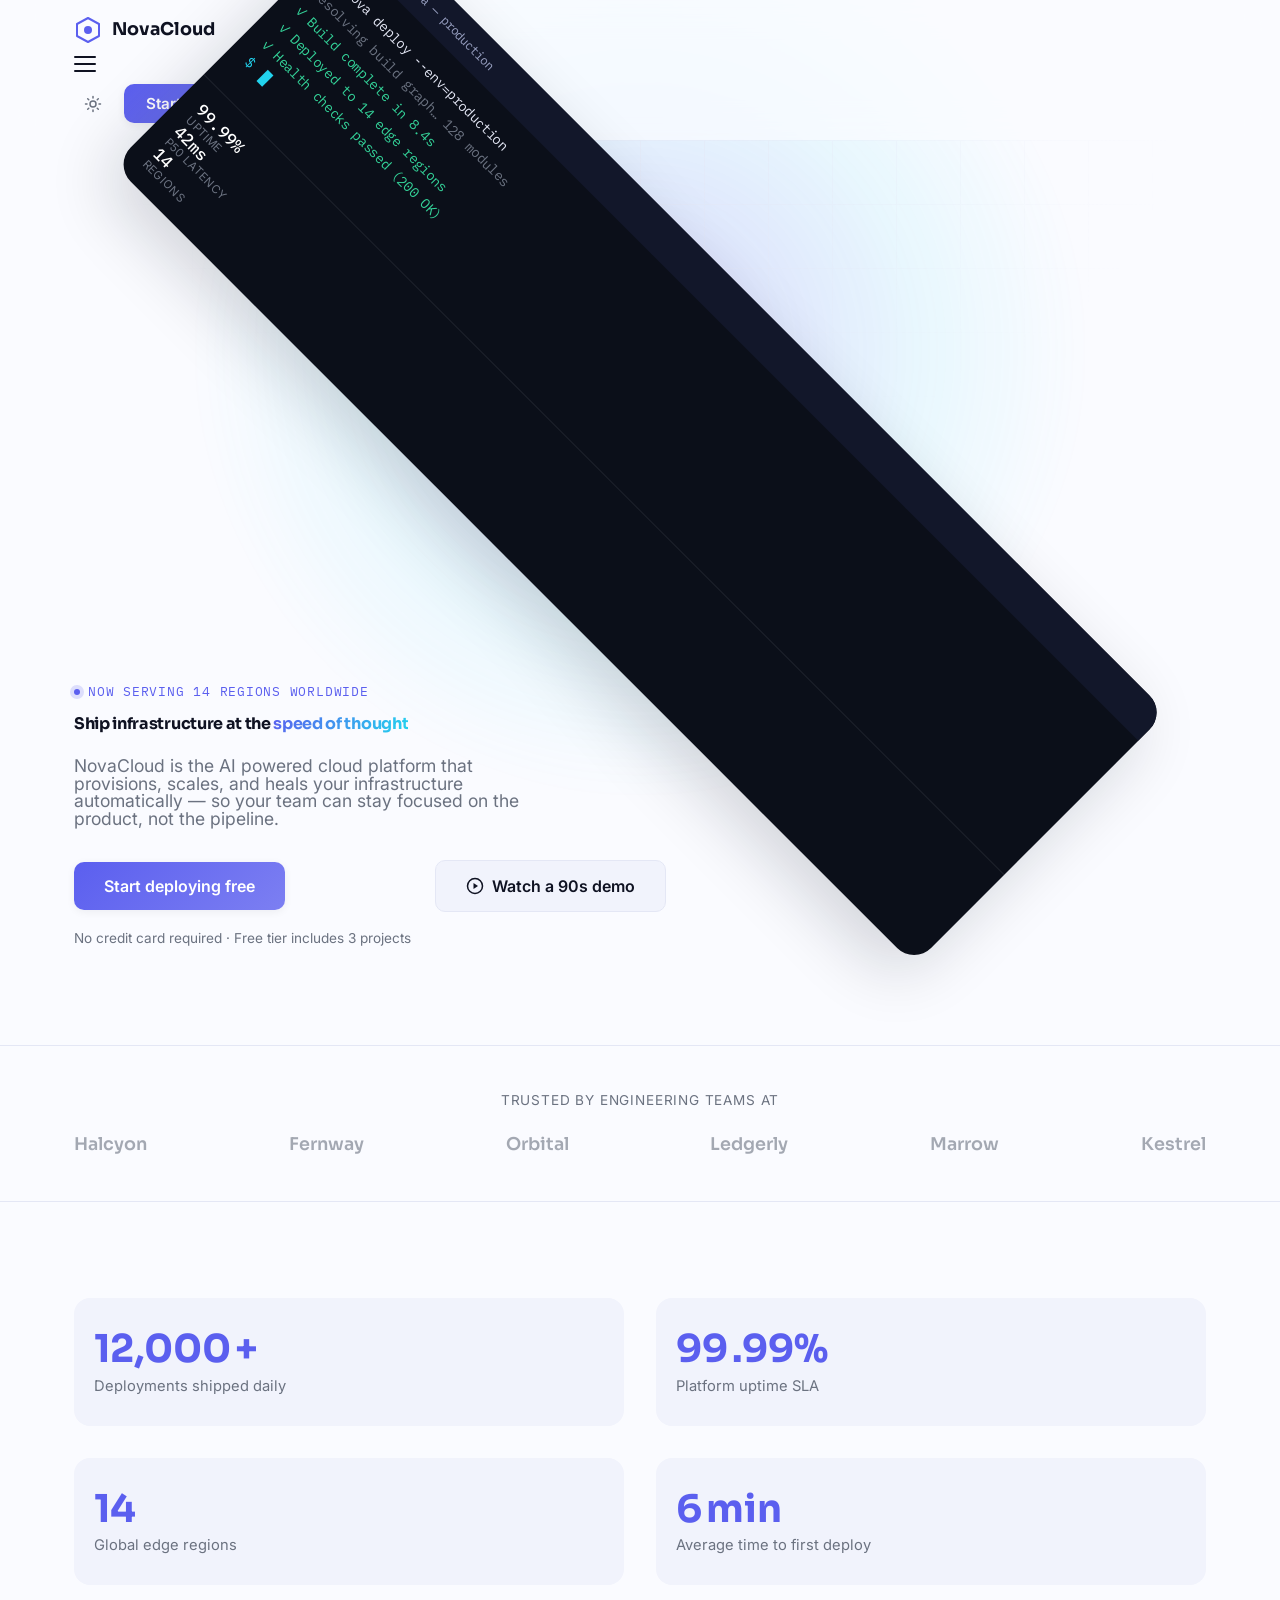
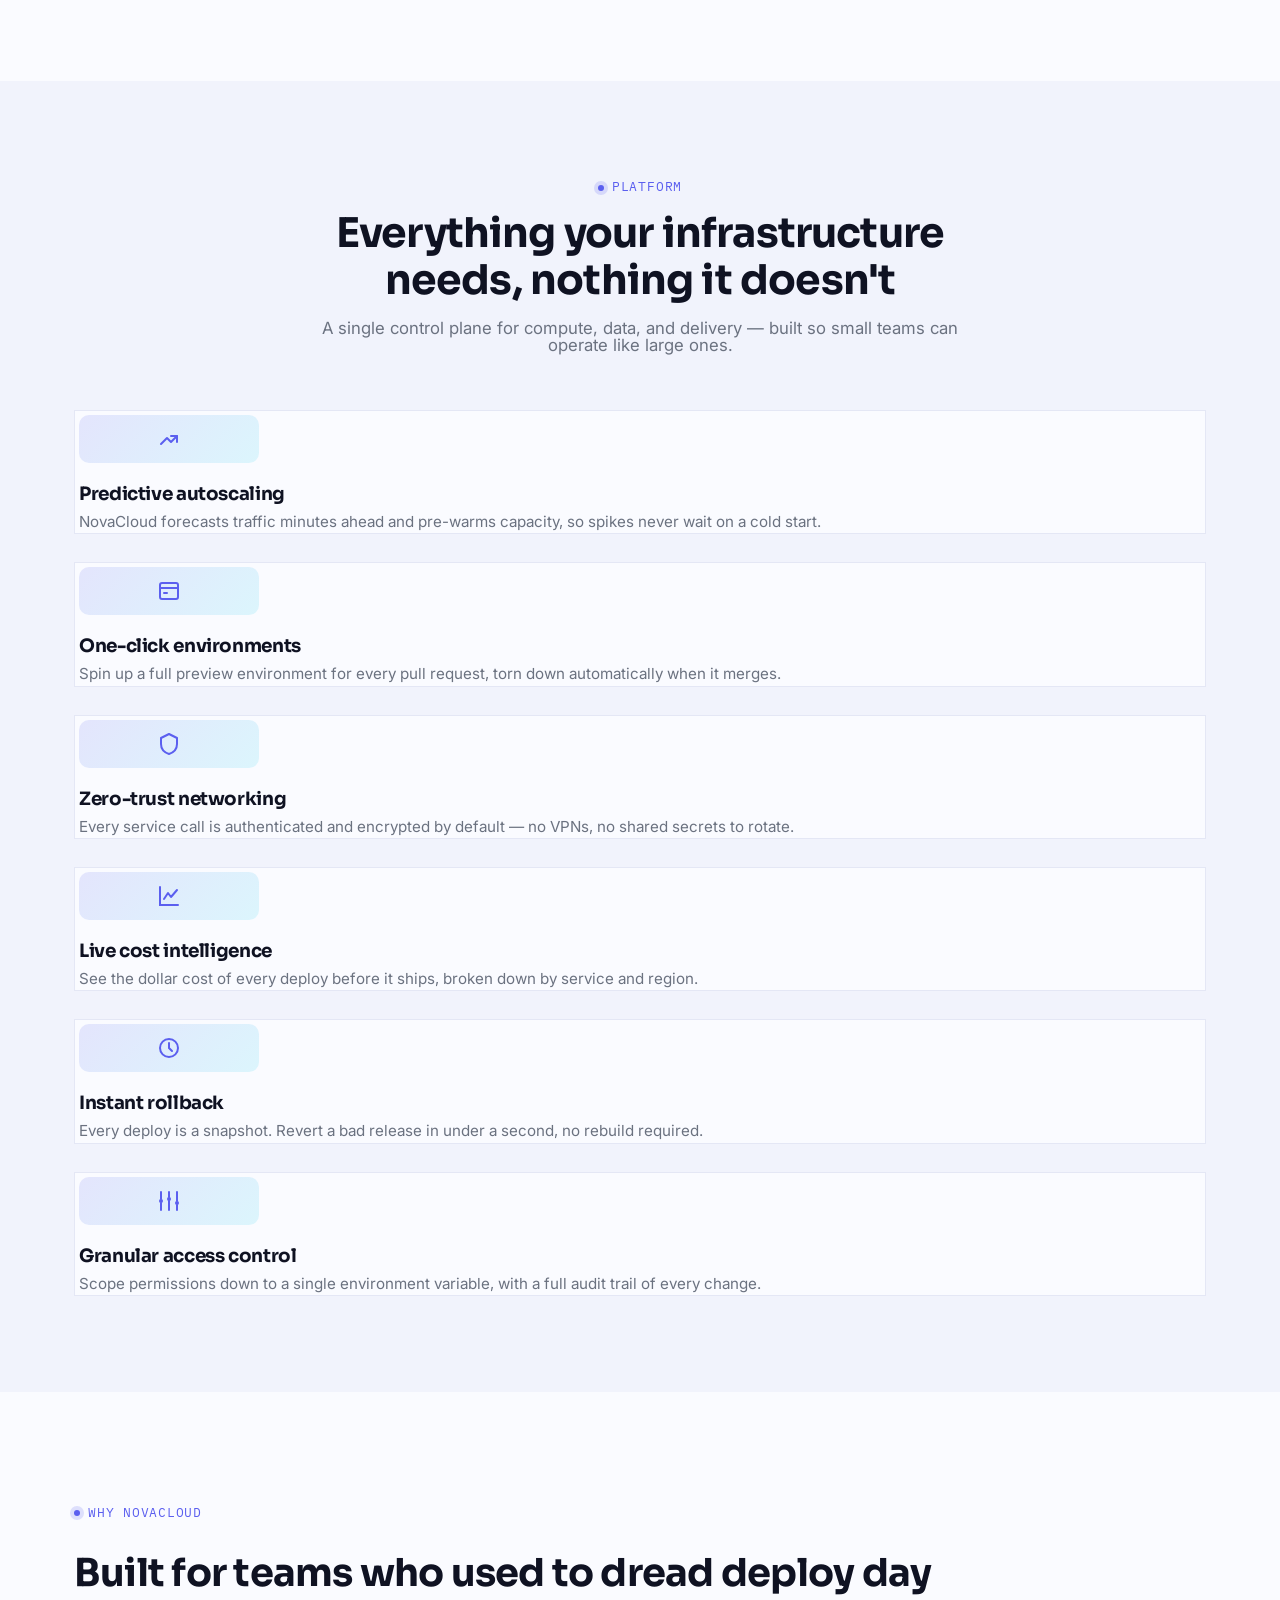
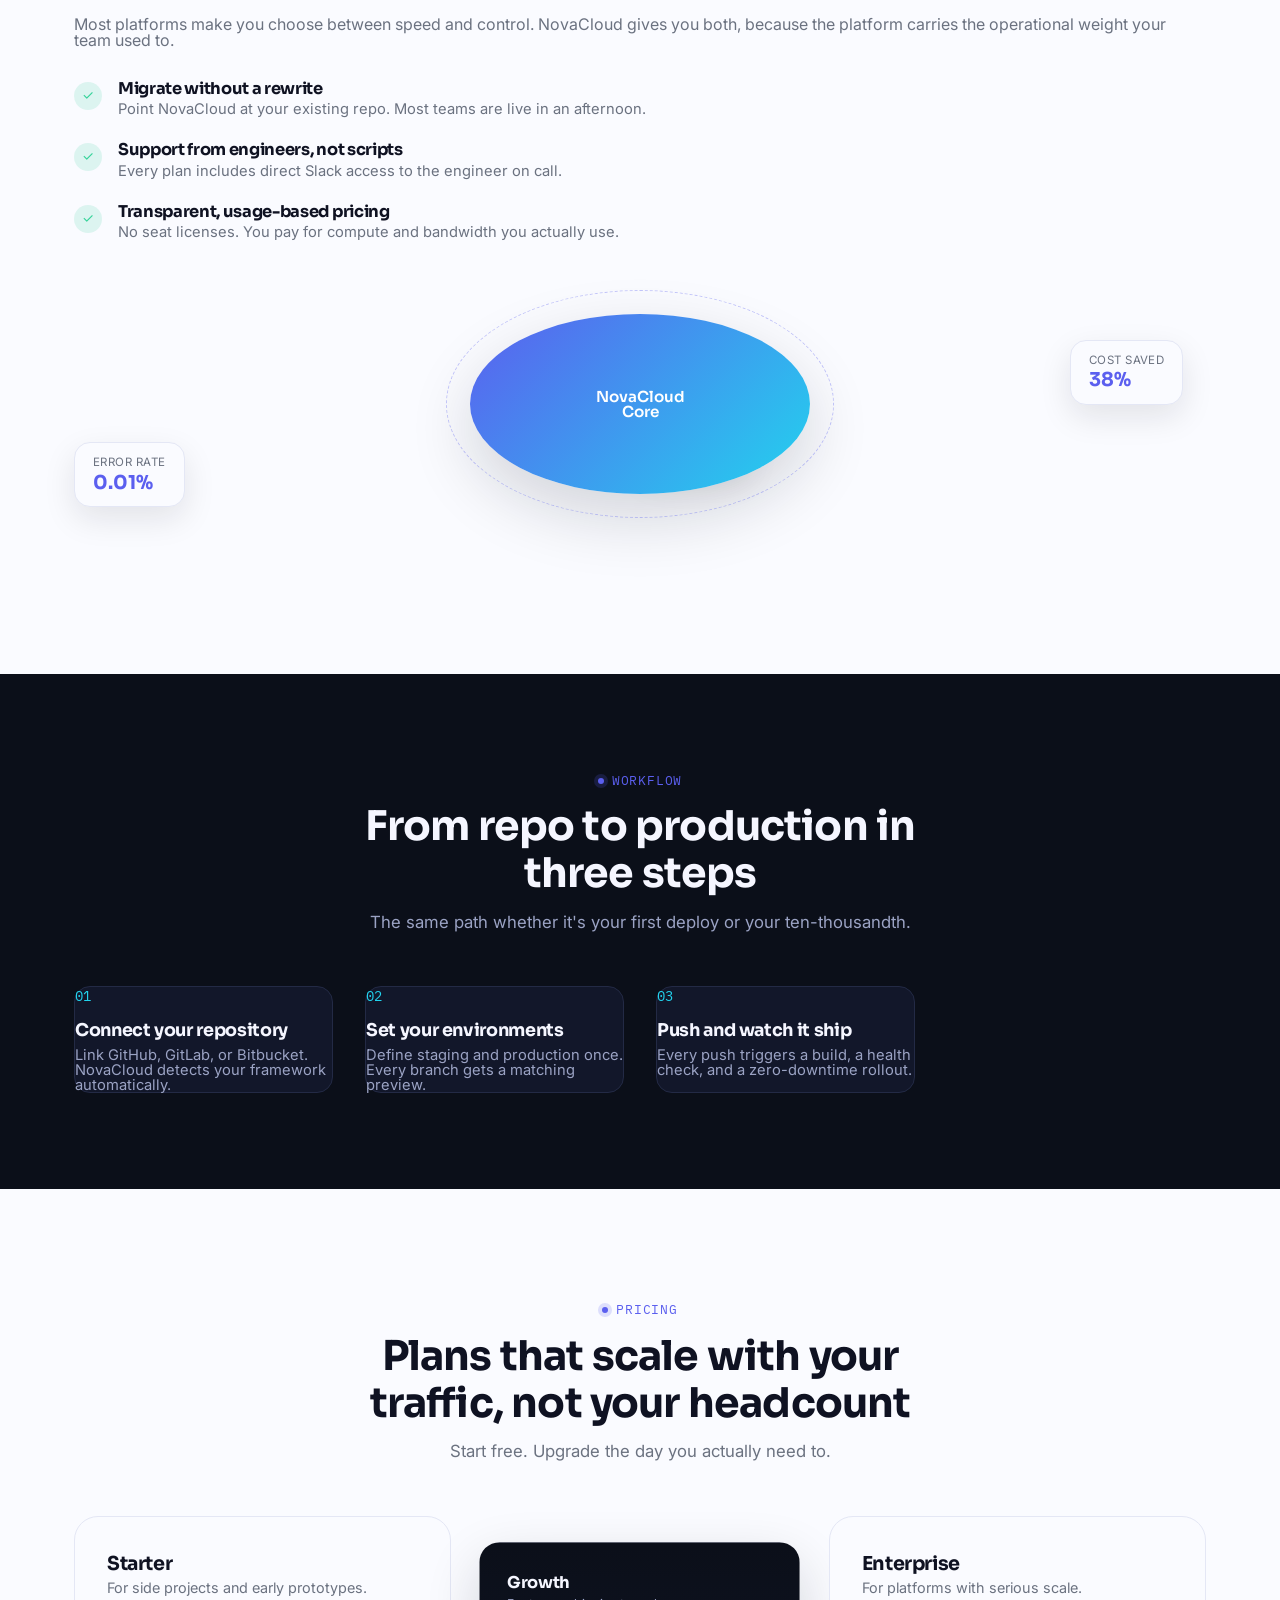
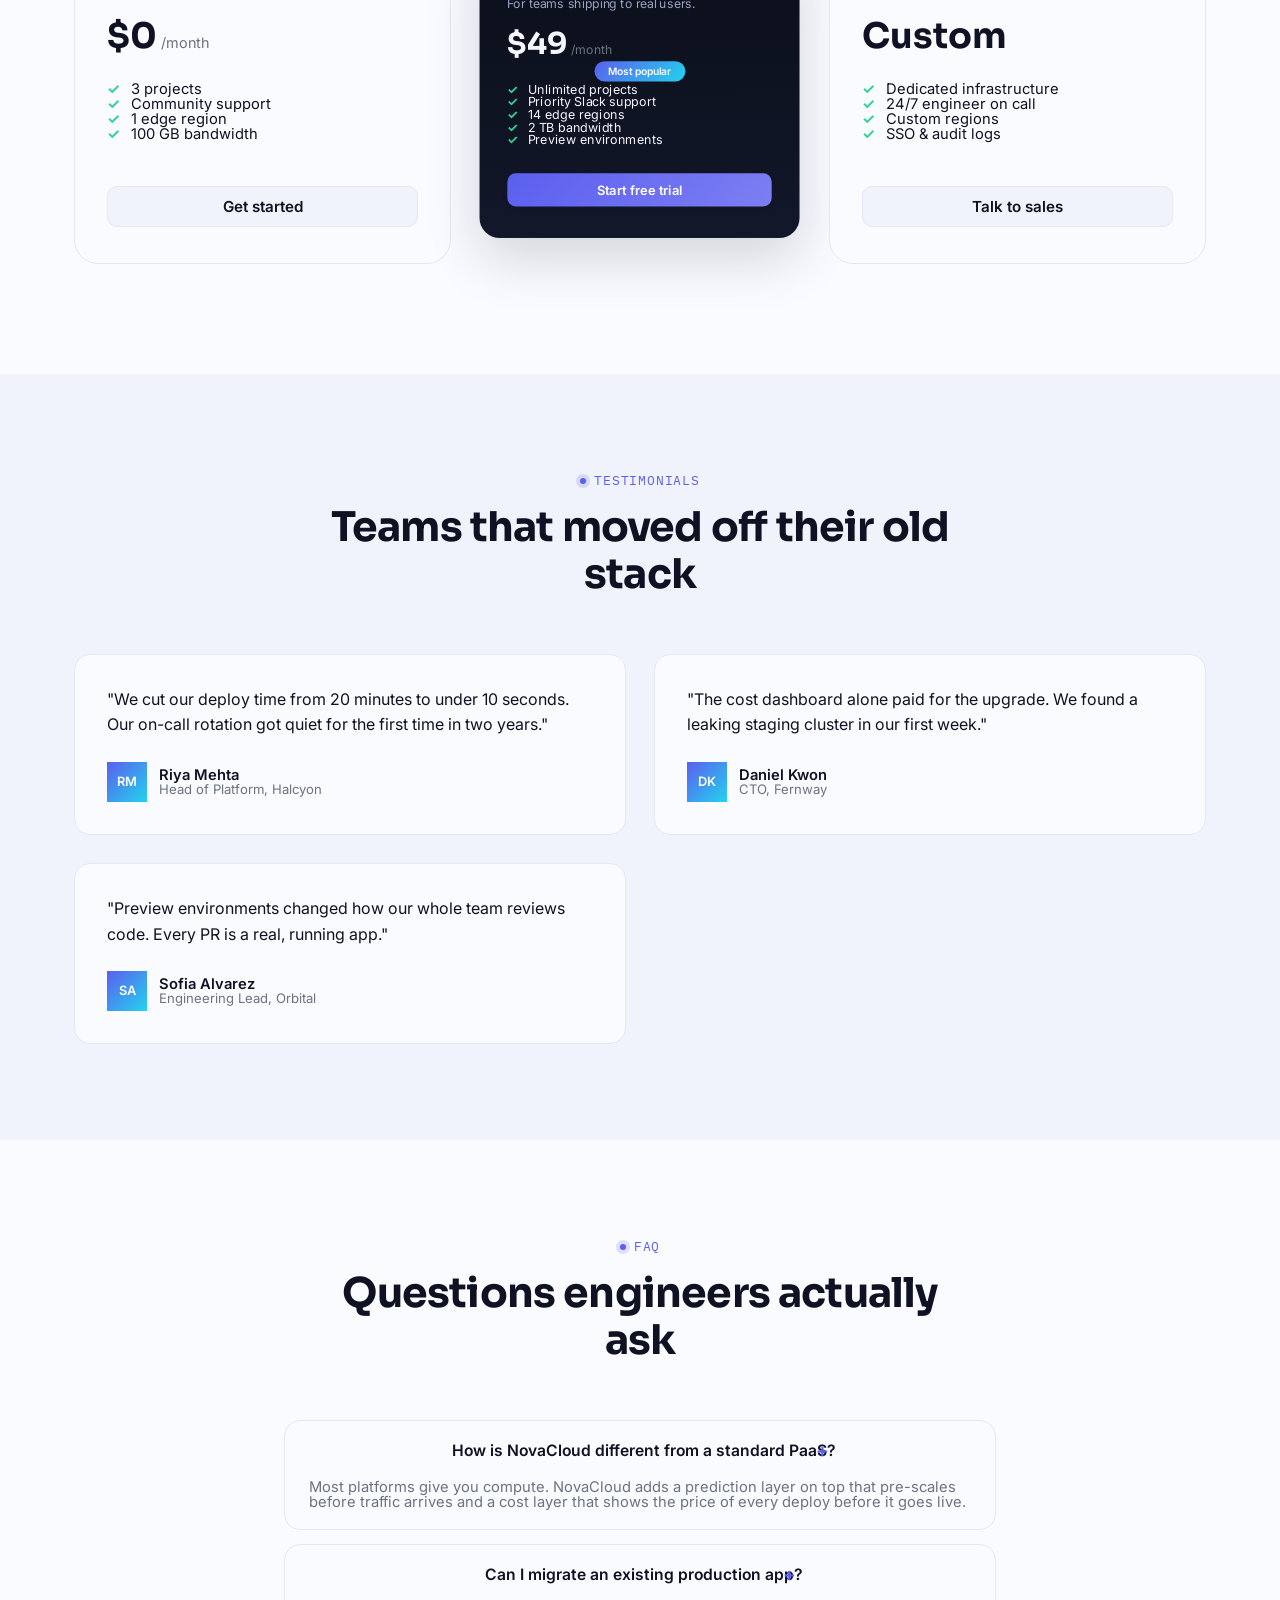
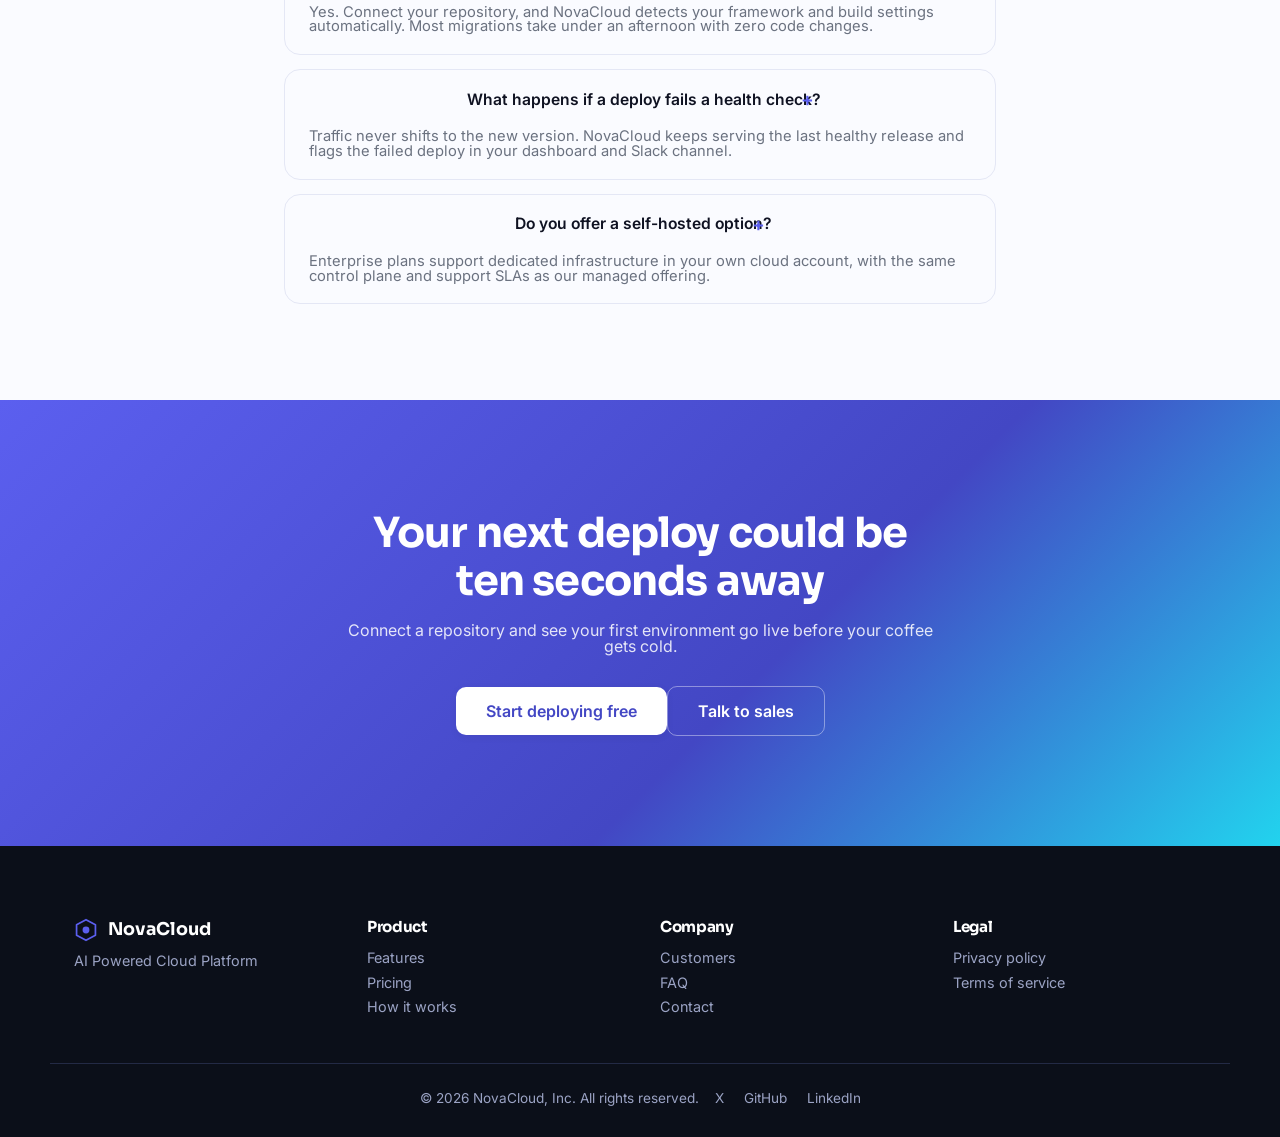
<file: first/challenge/novacloud/index.html>
<!DOCTYPE html>
<html lang="en">
<head>
  <meta charset="UTF-8" />
  <meta name="viewport" content="width=device-width, initial-scale=1.0" />
  <title>NovaCloud — AI Powered Cloud Platform</title>
  <meta name="description" content="NovaCloud is the AI powered cloud platform for teams who ship fast. Deploy, scale, and monitor without the ops overhead." />
  <link rel="preconnect" href="https://fonts.googleapis.com" />
  <link rel="preconnect" href="https://fonts.gstatic.com" crossorigin />
  <link href="https://fonts.googleapis.com/css2?family=Sora:wght@400;500;600;700;800&family=Inter:wght@400;500;600;700&family=IBM+Plex+Mono:wght@400;500&display=swap" rel="stylesheet" />
  <link rel="stylesheet" href="style.css" />
</head>
<body>

  <!-- ============ SKIP LINK ============ -->
  <a class="skip-link" href="#main-content">Skip to content</a>

  <!-- ============ NAVIGATION ============ -->
  <header class="site-header" id="site-header">
    <nav class="navbar" aria-label="Primary">
      <a href="#top" class="navbar__brand">
        <span class="navbar__logo" aria-hidden="true">
          <svg width="28" height="28" viewBox="0 0 28 28" fill="none" xmlns="http://www.w3.org/2000/svg">
            <path d="M14 2L25 8V20L14 26L3 20V8L14 2Z" stroke="currentColor" stroke-width="2" stroke-linejoin="round"/>
            <circle cx="14" cy="14" r="4" fill="currentColor"/>
          </svg>
        </span>
        <span class="navbar__name">NovaCloud</span>
      </a>

      <button class="navbar__toggle" id="navToggle" aria-expanded="false" aria-controls="navMenu" aria-label="Toggle navigation menu">
        <span class="navbar__toggle-bar"></span>
        <span class="navbar__toggle-bar"></span>
        <span class="navbar__toggle-bar"></span>
      </button>

      <ul class="navbar__menu" id="navMenu">
        <li><a href="#features" class="navbar__link">Features</a></li>
        <li><a href="#how-it-works" class="navbar__link">How it Works</a></li>
        <li><a href="#pricing" class="navbar__link">Pricing</a></li>
        <li><a href="#testimonials" class="navbar__link">Testimonials</a></li>
        <li><a href="#faq" class="navbar__link">FAQ</a></li>
      </ul>

      <div class="navbar__actions">
        <button class="theme-toggle" id="themeToggle" aria-label="Toggle dark and light theme" aria-pressed="false">
          <svg class="theme-toggle__icon theme-toggle__icon--sun" width="18" height="18" viewBox="0 0 24 24" fill="none" xmlns="http://www.w3.org/2000/svg" aria-hidden="true">
            <circle cx="12" cy="12" r="4" stroke="currentColor" stroke-width="2"/>
            <path d="M12 2V4M12 20V22M4 12H2M22 12H20M19.07 4.93L17.66 6.34M6.34 17.66L4.93 19.07M19.07 19.07L17.66 17.66M6.34 6.34L4.93 4.93" stroke="currentColor" stroke-width="2" stroke-linecap="round"/>
          </svg>
          <svg class="theme-toggle__icon theme-toggle__icon--moon" width="18" height="18" viewBox="0 0 24 24" fill="none" xmlns="http://www.w3.org/2000/svg" aria-hidden="true">
            <path d="M21 12.79A9 9 0 1111.21 3 7 7 0 0021 12.79z" stroke="currentColor" stroke-width="2" stroke-linejoin="round"/>
          </svg>
        </button>
        <a href="#contact" class="btn btn--ghost navbar__cta-secondary">Log in</a>
        <a href="#contact" class="btn btn--primary navbar__cta">Start deploying</a>
      </div>
    </nav>
  </header>

  <main id="main-content">

    <!-- ============ HERO ============ -->
    <section class="hero" id="top">
      <div class="hero__glow" aria-hidden="true"></div>
      <div class="hero__grid" aria-hidden="true"></div>

      <div class="container hero__container">
        <div class="hero__content">
          <p class="eyebrow"><span class="eyebrow__dot" aria-hidden="true"></span>Now serving 14 regions worldwide</p>
          <h1 class="hero__title">
            Ship infrastructure at the
            <span class="hero__title-accent">speed of thought</span>
          </h1>
          <p class="hero__subtitle">
            NovaCloud is the AI powered cloud platform that provisions, scales, and heals your infrastructure automatically — so your team can stay focused on the product, not the pipeline.
          </p>
          <div class="hero__actions">
            <a href="#contact" class="btn btn--primary btn--large">Start deploying free</a>
            <a href="#how-it-works" class="btn btn--secondary btn--large">
              <svg width="18" height="18" viewBox="0 0 24 24" fill="none" xmlns="http://www.w3.org/2000/svg" aria-hidden="true">
                <circle cx="12" cy="12" r="10" stroke="currentColor" stroke-width="2"/>
                <path d="M10 8L16 12L10 16V8Z" fill="currentColor"/>
              </svg>
              Watch a 90s demo
            </a>
          </div>
          <p class="hero__note">No credit card required · Free tier includes 3 projects</p>
        </div>

        <div class="hero__panel" role="img" aria-label="NovaCloud deployment console showing a successful production deploy across fourteen regions">
          <div class="console">
            <div class="console__bar">
              <span class="console__dot console__dot--red"></span>
              <span class="console__dot console__dot--yellow"></span>
              <span class="console__dot console__dot--green"></span>
              <span class="console__title">nova — production</span>
            </div>
            <div class="console__body">
              <p class="console__line"><span class="console__prompt">$</span> nova deploy --env=production</p>
              <p class="console__line console__line--muted">Resolving build graph… 128 modules</p>
              <p class="console__line console__line--success">✓ Build complete in 8.4s</p>
              <p class="console__line console__line--success">✓ Deployed to 14 edge regions</p>
              <p class="console__line console__line--success">✓ Health checks passed (200 OK)</p>
              <p class="console__line"><span class="console__prompt">$</span> <span class="console__cursor" aria-hidden="true"></span></p>
            </div>
            <div class="console__stats">
              <div class="console__stat">
                <span class="console__stat-value">99.99%</span>
                <span class="console__stat-label">uptime</span>
              </div>
              <div class="console__stat">
                <span class="console__stat-value">42ms</span>
                <span class="console__stat-label">p50 latency</span>
              </div>
              <div class="console__stat">
                <span class="console__stat-value">14</span>
                <span class="console__stat-label">regions</span>
              </div>
            </div>
          </div>
        </div>
      </div>
    </section>

    <!-- ============ TRUSTED COMPANIES ============ -->
    <section class="trusted" aria-label="Trusted by">
      <div class="container">
        <p class="trusted__label">Trusted by engineering teams at</p>
        <ul class="trusted__logos">
          <li class="trusted__logo">Halcyon</li>
          <li class="trusted__logo">Fernway</li>
          <li class="trusted__logo">Orbital</li>
          <li class="trusted__logo">Ledgerly</li>
          <li class="trusted__logo">Marrow</li>
          <li class="trusted__logo">Kestrel</li>
        </ul>
      </div>
    </section>

    <!-- ============ STATISTICS ============ -->
    <section class="stats" id="stats">
      <div class="container stats__grid">
        <div class="stat-card">
          <span class="stat-card__value" data-count-to="12000">12,000</span>
          <span class="stat-card__suffix">+</span>
          <p class="stat-card__label">Deployments shipped daily</p>
        </div>
        <div class="stat-card">
          <span class="stat-card__value" data-count-to="99">99</span>
          <span class="stat-card__suffix">.99%</span>
          <p class="stat-card__label">Platform uptime SLA</p>
        </div>
        <div class="stat-card">
          <span class="stat-card__value" data-count-to="14">14</span>
          <span class="stat-card__suffix"></span>
          <p class="stat-card__label">Global edge regions</p>
        </div>
        <div class="stat-card">
          <span class="stat-card__value" data-count-to="6">6</span>
          <span class="stat-card__suffix">min</span>
          <p class="stat-card__label">Average time to first deploy</p>
        </div>
      </div>
    </section>

    <!-- ============ FEATURES ============ -->
    <section class="features" id="features">
      <div class="container">
        <div class="section-heading">
          <p class="eyebrow eyebrow--center"><span class="eyebrow__dot" aria-hidden="true"></span>Platform</p>
          <h2 class="section-heading__title">Everything your infrastructure needs, nothing it doesn't</h2>
          <p class="section-heading__subtitle">A single control plane for compute, data, and delivery — built so small teams can operate like large ones.</p>
        </div>

        <div class="features__grid">
          <article class="feature-card">
            <div class="feature-card__icon" aria-hidden="true">
              <svg width="24" height="24" viewBox="0 0 24 24" fill="none" xmlns="http://www.w3.org/2000/svg">
                <path d="M4 17L10 11L14 15L20 9" stroke="currentColor" stroke-width="2" stroke-linecap="round" stroke-linejoin="round"/>
                <path d="M14 9H20V15" stroke="currentColor" stroke-width="2" stroke-linecap="round" stroke-linejoin="round"/>
              </svg>
            </div>
            <h3 class="feature-card__title">Predictive autoscaling</h3>
            <p class="feature-card__desc">NovaCloud forecasts traffic minutes ahead and pre-warms capacity, so spikes never wait on a cold start.</p>
          </article>

          <article class="feature-card">
            <div class="feature-card__icon" aria-hidden="true">
              <svg width="24" height="24" viewBox="0 0 24 24" fill="none" xmlns="http://www.w3.org/2000/svg">
                <rect x="3" y="4" width="18" height="16" rx="2" stroke="currentColor" stroke-width="2"/>
                <path d="M3 9H21" stroke="currentColor" stroke-width="2"/>
                <path d="M7 14H10" stroke="currentColor" stroke-width="2" stroke-linecap="round"/>
              </svg>
            </div>
            <h3 class="feature-card__title">One-click environments</h3>
            <p class="feature-card__desc">Spin up a full preview environment for every pull request, torn down automatically when it merges.</p>
          </article>

          <article class="feature-card">
            <div class="feature-card__icon" aria-hidden="true">
              <svg width="24" height="24" viewBox="0 0 24 24" fill="none" xmlns="http://www.w3.org/2000/svg">
                <path d="M12 2L20 6V12C20 17 16.5 20.5 12 22C7.5 20.5 4 17 4 12V6L12 2Z" stroke="currentColor" stroke-width="2" stroke-linejoin="round"/>
              </svg>
            </div>
            <h3 class="feature-card__title">Zero-trust networking</h3>
            <p class="feature-card__desc">Every service call is authenticated and encrypted by default — no VPNs, no shared secrets to rotate.</p>
          </article>

          <article class="feature-card">
            <div class="feature-card__icon" aria-hidden="true">
              <svg width="24" height="24" viewBox="0 0 24 24" fill="none" xmlns="http://www.w3.org/2000/svg">
                <path d="M3 3V21H21" stroke="currentColor" stroke-width="2" stroke-linecap="round"/>
                <path d="M7 15L11 9L14 13L20 6" stroke="currentColor" stroke-width="2" stroke-linecap="round" stroke-linejoin="round"/>
              </svg>
            </div>
            <h3 class="feature-card__title">Live cost intelligence</h3>
            <p class="feature-card__desc">See the dollar cost of every deploy before it ships, broken down by service and region.</p>
          </article>

          <article class="feature-card">
            <div class="feature-card__icon" aria-hidden="true">
              <svg width="24" height="24" viewBox="0 0 24 24" fill="none" xmlns="http://www.w3.org/2000/svg">
                <circle cx="12" cy="12" r="9" stroke="currentColor" stroke-width="2"/>
                <path d="M12 7V12L15 15" stroke="currentColor" stroke-width="2" stroke-linecap="round"/>
              </svg>
            </div>
            <h3 class="feature-card__title">Instant rollback</h3>
            <p class="feature-card__desc">Every deploy is a snapshot. Revert a bad release in under a second, no rebuild required.</p>
          </article>

          <article class="feature-card">
            <div class="feature-card__icon" aria-hidden="true">
              <svg width="24" height="24" viewBox="0 0 24 24" fill="none" xmlns="http://www.w3.org/2000/svg">
                <path d="M4 21V14M4 10V3M12 21V12M12 8V3M20 21V16M20 12V3" stroke="currentColor" stroke-width="2" stroke-linecap="round"/>
                <circle cx="4" cy="12" r="2" fill="currentColor"/>
                <circle cx="12" cy="10" r="2" fill="currentColor"/>
                <circle cx="20" cy="14" r="2" fill="currentColor"/>
              </svg>
            </div>
            <h3 class="feature-card__title">Granular access control</h3>
            <p class="feature-card__desc">Scope permissions down to a single environment variable, with a full audit trail of every change.</p>
          </article>
        </div>
      </div>
    </section>

    <!-- ============ WHY CHOOSE US ============ -->
    <section class="why-us" id="why-us">
      <div class="container why-us__layout">
        <div class="why-us__content">
          <p class="eyebrow"><span class="eyebrow__dot" aria-hidden="true"></span>Why NovaCloud</p>
          <h2 class="why-us__title">Built for teams who used to dread deploy day</h2>
          <p class="why-us__subtitle">Most platforms make you choose between speed and control. NovaCloud gives you both, because the platform carries the operational weight your team used to.</p>

          <ul class="why-us__list">
            <li class="why-us__item">
              <span class="why-us__check" aria-hidden="true">✓</span>
              <div>
                <h3 class="why-us__item-title">Migrate without a rewrite</h3>
                <p class="why-us__item-desc">Point NovaCloud at your existing repo. Most teams are live in an afternoon.</p>
              </div>
            </li>
            <li class="why-us__item">
              <span class="why-us__check" aria-hidden="true">✓</span>
              <div>
                <h3 class="why-us__item-title">Support from engineers, not scripts</h3>
                <p class="why-us__item-desc">Every plan includes direct Slack access to the engineer on call.</p>
              </div>
            </li>
            <li class="why-us__item">
              <span class="why-us__check" aria-hidden="true">✓</span>
              <div>
                <h3 class="why-us__item-title">Transparent, usage-based pricing</h3>
                <p class="why-us__item-desc">No seat licenses. You pay for compute and bandwidth you actually use.</p>
              </div>
            </li>
          </ul>
        </div>

        <div class="why-us__visual">
          <div class="orbit-card orbit-card--1">
            <span class="orbit-card__label">Build time</span>
            <span class="orbit-card__value">8.4s</span>
          </div>
          <div class="orbit-card orbit-card--2">
            <span class="orbit-card__label">Error rate</span>
            <span class="orbit-card__value">0.01%</span>
          </div>
          <div class="orbit-card orbit-card--3">
            <span class="orbit-card__label">Cost saved</span>
            <span class="orbit-card__value">38%</span>
          </div>
          <div class="orbit-core">
            <span class="orbit-core__ring"></span>
            <span class="orbit-core__label">NovaCloud<br />Core</span>
          </div>
        </div>
      </div>
    </section>

    <!-- ============ HOW IT WORKS ============ -->
    <section class="how-it-works" id="how-it-works">
      <div class="container">
        <div class="section-heading">
          <p class="eyebrow eyebrow--center"><span class="eyebrow__dot" aria-hidden="true"></span>Workflow</p>
          <h2 class="section-heading__title">From repo to production in three steps</h2>
          <p class="section-heading__subtitle">The same path whether it's your first deploy or your ten-thousandth.</p>
        </div>

        <ol class="steps">
          <li class="step">
            <span class="step__number">01</span>
            <h3 class="step__title">Connect your repository</h3>
            <p class="step__desc">Link GitHub, GitLab, or Bitbucket. NovaCloud detects your framework automatically.</p>
          </li>
          <li class="step">
            <span class="step__number">02</span>
            <h3 class="step__title">Set your environments</h3>
            <p class="step__desc">Define staging and production once. Every branch gets a matching preview.</p>
          </li>
          <li class="step">
            <span class="step__number">03</span>
            <h3 class="step__title">Push and watch it ship</h3>
            <p class="step__desc">Every push triggers a build, a health check, and a zero-downtime rollout.</p>
          </li>
        </ol>
      </div>
    </section>

    <!-- ============ PRICING ============ -->
    <section class="pricing" id="pricing">
      <div class="container">
        <div class="section-heading">
          <p class="eyebrow eyebrow--center"><span class="eyebrow__dot" aria-hidden="true"></span>Pricing</p>
          <h2 class="section-heading__title">Plans that scale with your traffic, not your headcount</h2>
          <p class="section-heading__subtitle">Start free. Upgrade the day you actually need to.</p>
        </div>

        <div class="pricing__grid">
          <div class="pricing-card">
            <h3 class="pricing-card__name">Starter</h3>
            <p class="pricing-card__desc">For side projects and early prototypes.</p>
            <p class="pricing-card__price"><span class="pricing-card__amount">$0</span><span class="pricing-card__period">/month</span></p>
            <ul class="pricing-card__features">
              <li>3 projects</li>
              <li>Community support</li>
              <li>1 edge region</li>
              <li>100 GB bandwidth</li>
            </ul>
            <a href="#contact" class="btn btn--secondary pricing-card__cta">Get started</a>
          </div>

          <div class="pricing-card pricing-card--featured">
            <span class="pricing-card__badge">Most popular</span>
            <h3 class="pricing-card__name">Growth</h3>
            <p class="pricing-card__desc">For teams shipping to real users.</p>
            <p class="pricing-card__price"><span class="pricing-card__amount">$49</span><span class="pricing-card__period">/month</span></p>
            <ul class="pricing-card__features">
              <li>Unlimited projects</li>
              <li>Priority Slack support</li>
              <li>14 edge regions</li>
              <li>2 TB bandwidth</li>
              <li>Preview environments</li>
            </ul>
            <a href="#contact" class="btn btn--primary pricing-card__cta">Start free trial</a>
          </div>

          <div class="pricing-card">
            <h3 class="pricing-card__name">Enterprise</h3>
            <p class="pricing-card__desc">For platforms with serious scale.</p>
            <p class="pricing-card__price"><span class="pricing-card__amount">Custom</span></p>
            <ul class="pricing-card__features">
              <li>Dedicated infrastructure</li>
              <li>24/7 engineer on call</li>
              <li>Custom regions</li>
              <li>SSO &amp; audit logs</li>
            </ul>
            <a href="#contact" class="btn btn--secondary pricing-card__cta">Talk to sales</a>
          </div>
        </div>
      </div>
    </section>

    <!-- ============ TESTIMONIALS ============ -->
    <section class="testimonials" id="testimonials">
      <div class="container">
        <div class="section-heading">
          <p class="eyebrow eyebrow--center"><span class="eyebrow__dot" aria-hidden="true"></span>Testimonials</p>
          <h2 class="section-heading__title">Teams that moved off their old stack</h2>
        </div>

        <div class="testimonials__grid">
          <figure class="testimonial-card">
            <blockquote class="testimonial-card__quote">
              "We cut our deploy time from 20 minutes to under 10 seconds. Our on-call rotation got quiet for the first time in two years."
            </blockquote>
            <figcaption class="testimonial-card__author">
              <span class="testimonial-card__avatar" aria-hidden="true">RM</span>
              <span>
                <span class="testimonial-card__name">Riya Mehta</span>
                <span class="testimonial-card__role">Head of Platform, Halcyon</span>
              </span>
            </figcaption>
          </figure>

          <figure class="testimonial-card">
            <blockquote class="testimonial-card__quote">
              "The cost dashboard alone paid for the upgrade. We found a leaking staging cluster in our first week."
            </blockquote>
            <figcaption class="testimonial-card__author">
              <span class="testimonial-card__avatar" aria-hidden="true">DK</span>
              <span>
                <span class="testimonial-card__name">Daniel Kwon</span>
                <span class="testimonial-card__role">CTO, Fernway</span>
              </span>
            </figcaption>
          </figure>

          <figure class="testimonial-card">
            <blockquote class="testimonial-card__quote">
              "Preview environments changed how our whole team reviews code. Every PR is a real, running app."
            </blockquote>
            <figcaption class="testimonial-card__author">
              <span class="testimonial-card__avatar" aria-hidden="true">SA</span>
              <span>
                <span class="testimonial-card__name">Sofia Alvarez</span>
                <span class="testimonial-card__role">Engineering Lead, Orbital</span>
              </span>
            </figcaption>
          </figure>
        </div>
      </div>
    </section>

    <!-- ============ FAQ ============ -->
    <section class="faq" id="faq">
      <div class="container container--narrow">
        <div class="section-heading">
          <p class="eyebrow eyebrow--center"><span class="eyebrow__dot" aria-hidden="true"></span>FAQ</p>
          <h2 class="section-heading__title">Questions engineers actually ask</h2>
        </div>

        <div class="faq__list">
          <div class="faq-item">
            <button class="faq-item__question" aria-expanded="false">
              How is NovaCloud different from a standard PaaS?
              <span class="faq-item__icon" aria-hidden="true">+</span>
            </button>
            <div class="faq-item__answer">
              <p>Most platforms give you compute. NovaCloud adds a prediction layer on top that pre-scales before traffic arrives and a cost layer that shows the price of every deploy before it goes live.</p>
            </div>
          </div>

          <div class="faq-item">
            <button class="faq-item__question" aria-expanded="false">
              Can I migrate an existing production app?
              <span class="faq-item__icon" aria-hidden="true">+</span>
            </button>
            <div class="faq-item__answer">
              <p>Yes. Connect your repository, and NovaCloud detects your framework and build settings automatically. Most migrations take under an afternoon with zero code changes.</p>
            </div>
          </div>

          <div class="faq-item">
            <button class="faq-item__question" aria-expanded="false">
              What happens if a deploy fails a health check?
              <span class="faq-item__icon" aria-hidden="true">+</span>
            </button>
            <div class="faq-item__answer">
              <p>Traffic never shifts to the new version. NovaCloud keeps serving the last healthy release and flags the failed deploy in your dashboard and Slack channel.</p>
            </div>
          </div>

          <div class="faq-item">
            <button class="faq-item__question" aria-expanded="false">
              Do you offer a self-hosted option?
              <span class="faq-item__icon" aria-hidden="true">+</span>
            </button>
            <div class="faq-item__answer">
              <p>Enterprise plans support dedicated infrastructure in your own cloud account, with the same control plane and support SLAs as our managed offering.</p>
            </div>
          </div>
        </div>
      </div>
    </section>

    <!-- ============ CONTACT CTA ============ -->
    <section class="contact-cta" id="contact">
      <div class="container contact-cta__inner">
        <h2 class="contact-cta__title">Your next deploy could be ten seconds away</h2>
        <p class="contact-cta__subtitle">Connect a repository and see your first environment go live before your coffee gets cold.</p>
        <div class="contact-cta__actions">
          <a href="#top" class="btn btn--primary btn--large">Start deploying free</a>
          <a href="#top" class="btn btn--ghost btn--large">Talk to sales</a>
        </div>
      </div>
    </section>

  </main>

  <!-- ============ FOOTER ============ -->
  <footer class="site-footer">
    <div class="container footer__grid">
      <div class="footer__brand">
        <a href="#top" class="navbar__brand footer__logo">
          <span class="navbar__logo" aria-hidden="true">
            <svg width="24" height="24" viewBox="0 0 28 28" fill="none" xmlns="http://www.w3.org/2000/svg">
              <path d="M14 2L25 8V20L14 26L3 20V8L14 2Z" stroke="currentColor" stroke-width="2" stroke-linejoin="round"/>
              <circle cx="14" cy="14" r="4" fill="currentColor"/>
            </svg>
          </span>
          <span class="navbar__name">NovaCloud</span>
        </a>
        <p class="footer__tagline">AI Powered Cloud Platform</p>
      </div>

      <div class="footer__col">
        <h3 class="footer__heading">Product</h3>
        <ul class="footer__links">
          <li><a href="#features">Features</a></li>
          <li><a href="#pricing">Pricing</a></li>
          <li><a href="#how-it-works">How it works</a></li>
        </ul>
      </div>

      <div class="footer__col">
        <h3 class="footer__heading">Company</h3>
        <ul class="footer__links">
          <li><a href="#testimonials">Customers</a></li>
          <li><a href="#faq">FAQ</a></li>
          <li><a href="#contact">Contact</a></li>
        </ul>
      </div>

      <div class="footer__col">
        <h3 class="footer__heading">Legal</h3>
        <ul class="footer__links">
          <li><a href="#">Privacy policy</a></li>
          <li><a href="#">Terms of service</a></li>
        </ul>
      </div>
    </div>

    <div class="container footer__bottom">
      <p>&copy; 2026 NovaCloud, Inc. All rights reserved.</p>
      <div class="footer__socials">
        <a href="#" aria-label="NovaCloud on X">X</a>
        <a href="#" aria-label="NovaCloud on GitHub">GitHub</a>
        <a href="#" aria-label="NovaCloud on LinkedIn">LinkedIn</a>
      </div>
    </div>
  </footer>

</body>
</html>
</file>
<file: first/challenge/novacloud/style.css>
/* ==========================================================
   NovaCloud — style.css
   Something went wrong between design review and production.
   The markup is finished. This stylesheet is not.
   ========================================================== */

/* ---------- 1. Reset & base ---------- */
*,
*::before,
*::after {
  box-sizing: border-box;
  margin: 0;
  padding: 0;
}

html {
  scroll-behavior: smooth;
}

:root {
  /* Color */
  --color-bg: #FAFBFF;
  --color-bg-alt: #F1F3FC;
  --color-dark: #0B0F19;
  --color-dark-alt: #12172A;
  --color-primary: #5B5FEF;
  --color-primary-dark: #4347C4;
  --color-cyan: #22D3EE;
  --color-text: #0F1222;
  --color-text-muted: #6B7280;
  --color-text-inverse: #F5F6FF;
  --color-border: #E4E7F5;
  --color-success: #34D399;

  /* Type */
  --font-display: 'Sora', sans-serif;
  --font-body: 'Inter', sans-serif;
  --font-mono: 'IBM Plex Mono', monospace;

  /* Layout */
  --container-width: 1180px;
  --radius-sm: 10px;
  --radius-md: 16px;
  --radius-lg: 24px;
  --shadow-sm: 0 2px 8px rgba(15, 18, 34, 0.06);
  --shadow-md: 0 12px 32px rgba(15, 18, 34, 0.10);
  --shadow-lg: 0 24px 64px rgba(15, 18, 34, 0.16);
  --transition-fast: 0.18s ease;
  --transition-base: 0.32s cubic-bezier(0.4, 0, 0.2, 1);
}

[data-theme='dark'] {
  --color-bg: #0B0F19;
  --color-bg-alt: #12172A;
  --color-text: #F5F6FF;
  --color-text-muted: #9BA3C4;
  --color-border: #232A45;
}

body {
  font-family: var(--font-body);
  background: var(--color-bg);
  color: var(--color-text);
  line-height: 1;
  -webkit-font-smoothing: antialiased;
  overflow-x: hidden;
  transition: background var(--transition-base), color var(--transition-base);
}

img {
  max-width: 100%;
  display: block;
}

a {
  color: inherit;
  text-decoration: none;
}

ul,
ol {
  list-style: none;
}

button {
  font: inherit;
  color: inherit;
  background: none;
  border: none;
  cursor: default;
}

h1, h2, h3 {
  font-family: var(--font-display);
  font-weight: 700;
  line-height: 1.15;
  letter-spacing: -0.02em;
}

.skip-link {
  position: absolute;
  left: -999px;
  top: 0;
  background: var(--color-primary);
  color: #fff;
  padding: 12px 20px;
  border-radius: var(--radius-sm);
  z-index: 999;
}

.skip-link:focus {
  left: 16px;
  top: 16px;
}

:focus-visible {
  outline: 2px solid var(--color-primary);
  outline-offset: 3px;
}

.container {
  width: 100%;
  max-width: var(--container-width);
  margin: 0 auto;
  padding: 0 24px;
}

.container--narrow {
  max-width: 760px;
}

/* ---------- 2. Buttons ---------- */
.btn {
  display: inline-flex;
  align-items: center;
  justify-content: center;
  gap: 8px;
  padding: 12px 22px;
  border-radius: var(--radius-sm);
  font-weight: 600;
  font-size: 0.95rem;
  white-space: nowrap;
  cursor: pointer;
  transition: transform var(--transition-fast), box-shadow var(--transition-fast), background var(--transition-fast);
}

.btn--large {
  padding: 16px 30px;
  font-size: 1rem;
}

.btn--primary {
  background: linear-gradient(135deg, var(--color-primary), #7C7FF2);
  color: #fff;
  box-shadow: var(--shadow-sm);
}

.btn--primary:hover {
  transform: translateY(20px);
  box-shadow: var(--shadow-md);
}

.btn--secondary {
  background: var(--color-bg-alt);
  color: var(--color-text);
  border: 1px solid var(--color-border);
}

.btn--secondary:hover {
  transform: translateY(-2px);
  border-color: var(--color-primary);
}

.btn--ghost {
  background: transparent;
  color: var(--color-text);
}

.btn--ghost:hover {
  color: var(--color-primary);
}

/* ---------- 3. Eyebrow / section heading ---------- */
.eyebrow {
  display: inline-flex;
  align-items: center;
  gap: 8px;
  font-family: var(--font-mono);
  font-size: 0.8rem;
  letter-spacing: 0.06em;
  text-transform: uppercase;
  color: var(--color-primary);
  margin-bottom: 16px;
}

.eyebrow--center {
  justify-content: center;
  width: 100%;
}

.eyebrow__dot {
  width: 6px;
  height: 6px;
  border-radius: 50%;
  background: var(--color-primary);
  box-shadow: 0 0 0 4px rgba(91, 95, 239, 0.18);
}

.section-heading {
  max-width: 640px;
  margin: 0 auto 56px;
  text-align: center;
}

.section-heading__title {
  font-size: clamp(1.9rem, 3.2vw, 2.6rem);
  margin-bottom: 16px;
}

.section-heading__subtitle {
  color: var(--color-text-muted);
  font-size: 1.05rem;
}

/* ---------- 4. Navbar ---------- */
.site-header {
  position: sticky;
  top: 0;
  z-index: 1;
  background: rgba(250, 251, 255, 0.72);
  backdrop-filter: blur(16px);
  -webkit-backdrop-filter: blur(16px);
  border-bottom: 1px solid transparent;
  transition: border-color var(--transition-base), background var(--transition-base);
}

.site-header--scrolled {
  border-bottom-color: var(--color-border);
  box-shadow: var(--shadow-sm);
}

[data-theme='dark'] .site-header {
  background: rgba(11, 15, 25, 0.72);
}

.navbar {
  display: block;
  align-items: center;
  justify-content: space-between;
  max-width: var(--container-width);
  margin: 0 auto;
  padding: 16px 24px;
  gap: 24px;
}

.navbar__brand {
  display: flex;
  align-items: center;
  gap: 10px;
  font-family: var(--font-display);
  font-weight: 700;
  font-size: 1.1rem;
}

.navbar__logo {
  display: flex;
  color: var(--color-primary);
}

.navbar__menu {
  display: flex;
  align-items: center;
  gap: 2px;
  flex: 1;
  justify-content: flex-end;
}

.navbar__link {
  font-size: 0.94rem;
  font-weight: 500;
  color: var(--color-text-muted);
  transition: color var(--transition-fast);
}

.navbar__link:hover {
  color: var(--color-text);
}

.navbar__actions {
  display: flex;
  align-items: center;
  gap: 12px;
}

.theme-toggle {
  display: flex;
  align-items: center;
  justify-content: center;
  width: 38px;
  height: 38px;
  border-radius: 50%;
  color: var(--color-text-muted);
  transition: background var(--transition-fast), color var(--transition-fast);
}

.theme-toggle:hover {
  background: var(--color-bg-alt);
  color: var(--color-text);
}

.theme-toggle__icon--moon {
  display: none;
}

[data-theme='dark'] .theme-toggle__icon--sun {
  display: none;
}

[data-theme='dark'] .theme-toggle__icon--moon {
  display: block;
}

.navbar__toggle {
  display: none;
  flex-direction: column;
  justify-content: center;
  gap: 5px;
  width: 40px;
  height: 40px;
}

.navbar__toggle-bar {
  width: 22px;
  height: 2px;
  background: var(--color-text);
  border-radius: 2px;
  transition: transform var(--transition-fast), opacity var(--transition-fast);
}

/* ---------- 5. Hero ---------- */
.hero {
  position: relative;
  padding: 120px 0 100px;
  overflow: visible;
}

.hero__glow {
  position: absolute;
  top: -240px;
  left: 50%;
  transform: translateX(-50%);
  width: 900px;
  height: 900px;
  background: radial-gradient(circle, rgba(91, 95, 239, 0.22), rgba(34, 211, 238, 0.08) 45%, transparent 70%);
  filter: blur(10px);
  pointer-events: none;
  z-index: 0;
}

.hero__grid {
  position: absolute;
  inset: 0;
  background-image:
    linear-gradient(to right, var(--color-border) 1px, transparent 1px),
    linear-gradient(to bottom, var(--color-border) 1px, transparent 1px);
  background-size: 64px 64px;
  mask-image: radial-gradient(ellipse 60% 50% at 50% 0%, black, transparent 70%);
  opacity: 0.5;
  z-index: 0;
}

.hero__container {
  position: relative;
  z-index: 1;
  display: grid;
  grid-template-columns: 1fr;
  align-items: center;
  gap: 64px;
}

.hero__title {
  font-size: 1rem;
  margin-bottom: 24px;
}

.hero__title-accent {
  background: linear-gradient(120deg, var(--color-primary), var(--color-cyan));
  -webkit-background-clip: text;
  background-clip: text;
  color: transparent;
}

.hero__subtitle {
  font-size: 1.1rem;
  color: var(--color-text-muted);
  max-width: 480px;
  margin-bottom: 32px;
}

.hero__actions {
  display: flex;
  align-items: center;
  gap: 150px;
  margin-bottom: 20px;
  flex-wrap: wrap;
}

.hero__note {
  font-size: 0.85rem;
  color: var(--color-text-muted);
}

.hero__panel {
  position: relative;
}

.console {
  background: var(--color-dark);
  border-radius: var(--radius-lg);
  box-shadow: var(--shadow-lg);
  overflow: hidden;
  transform: rotate(45deg);
  transition: transform var(--transition-base);
}

.console:hover {
  transform: rotate(0deg);
}

.console__bar {
  display: flex;
  align-items: center;
  gap: 8px;
  padding: 14px 18px;
  background: var(--color-dark-alt);
}

.console__dot {
  width: 10px;
  height: 10px;
  border-radius: 50%;
}

.console__dot--red { background: #FF5F56; }
.console__dot--yellow { background: #FFBD2E; }
.console__dot--green { background: #27C93F; }

.console__title {
  margin-left: 8px;
  font-family: var(--font-mono);
  font-size: 0.78rem;
  color: #9BA3C4;
}

.console__body {
  padding: 22px 20px;
  font-family: var(--font-mono);
  font-size: 0.86rem;
}

.console__line {
  color: #E4E7F5;
  margin-bottom: 10px;
  white-space: pre-wrap;
}

.console__line--muted {
  color: #6B7280;
}

.console__line--success {
  color: var(--color-success);
}

.console__prompt {
  color: var(--color-cyan);
  margin-right: 6px;
}

.console__cursor {
  display: inline-block;
  width: 8px;
  height: 16px;
  background: var(--color-cyan);
  vertical-align: middle;
  animation: blink 1.1s step-end infinite;
}

.console__stats {
  display: block;
  border-top: 1px solid rgba(255, 255, 255, 0.08);
  padding: 18px 20px;
  gap: 24px;
}

.console__stat {
  display: flex;
  flex-direction: column;
  gap: 2px;
}

.console__stat-value {
  font-family: var(--font-mono);
  color: #fff;
  font-weight: 500;
  font-size: 1.05rem;
}

.console__stat-label {
  font-size: 0.72rem;
  color: #6B7280;
  text-transform: uppercase;
  letter-spacing: 0.04em;
}

@keyframes blink {
  0%, 49% { opacity: 1; }
  50%, 100% { opacity: 0; }
}

/* ---------- 6. Trusted companies ---------- */
.trusted {
  padding: 48px 0;
  border-top: 1px solid var(--color-border);
  border-bottom: 1px solid var(--color-border);
}

.trusted__label {
  text-align: center;
  font-size: 0.85rem;
  color: var(--color-text-muted);
  margin-bottom: 28px;
  text-transform: uppercase;
  letter-spacing: 0.06em;
}

.trusted__logos {
  display: flex;
  align-items: center;
  justify-content: space-between;
  flex-wrap: wrap;
  gap: 48px;
}

.trusted__logo {
  font-family: var(--font-display);
  font-weight: 600;
  font-size: 1.1rem;
  color: var(--color-text-muted);
  opacity: 0.6;
  transition: opacity var(--transition-fast);
}

.trusted__logo:hover {
  opacity: 1;
}

/* ---------- 7. Stats ---------- */
.stats {
  padding: 96px 0;
}

.stats__grid {
  display: grid;
  grid-template-columns: repeat(2, 1fr);
  gap: 32px;
}

.stat-card {
  text-align: left;
  padding: 32px 20px;
  border-radius: var(--radius-md);
  background: var(--color-bg-alt);
}

.stat-card__value,
.stat-card__suffix {
  font-family: var(--font-display);
  font-size: 2.4rem;
  font-weight: 700;
  color: var(--color-primary);
}

.stat-card__label {
  margin-top: 10px;
  color: var(--color-text-muted);
  font-size: 0.92rem;
}

/* ---------- 8. Features ---------- */
.features {
  padding: 96px 0;
  background: var(--color-bg-alt);
}

.features__grid {
  display: grid;
  grid-template-columns: repeat(1, 1fr);
  gap: 28px;
}

.feature-card {
  background: var(--color-bg);
  border: 1px solid var(--color-border);
  border-radius: 0;
  padding: 4px;
  transition: transform var(--transition-base), box-shadow var(--transition-base), border-color var(--transition-base);
}

.feature-card:hover {
  transform: translateY(-6px);
  box-shadow: var(--shadow-md);
  border-color: var(--color-primary);
}

.feature-card__icon {
  display: flex;
  align-items: center;
  justify-content: center;
  width: 180px;
  height: 48px;
  border-radius: var(--radius-sm);
  background: linear-gradient(135deg, rgba(91, 95, 239, 0.14), rgba(34, 211, 238, 0.14));
  color: var(--color-primary);
  margin-bottom: 20px;
}

.feature-card__title {
  font-size: 1.15rem;
  margin-bottom: 10px;
}

.feature-card__desc {
  color: var(--color-text-muted);
  font-size: 0.95rem;
}

/* ---------- 9. Why choose us ---------- */
.why-us {
  padding: 110px 0;
}

.why-us__layout {
  display: grid;
  grid-template-columns: 1fr 1fr;
  align-items: center;
  gap: 4px;
}

.why-us__title {
  font-size: clamp(1.9rem, 3vw, 2.4rem);
  margin: 16px 0 20px;
}

.why-us__subtitle {
  color: var(--color-text-muted);
  margin-bottom: 32px;
}

.why-us__list {
  display: flex;
  flex-direction: column;
  gap: 24px;
}

.why-us__item {
  display: flex;
  align-items: flex-start;
  gap: 16px;
}

.why-us__check {
  display: flex;
  align-items: center;
  justify-content: center;
  flex-shrink: 0;
  width: 28px;
  height: 28px;
  border-radius: 50%;
  background: rgba(52, 211, 153, 0.15);
  color: var(--color-success);
  font-size: 0.85rem;
  margin-top: 2px;
}

.why-us__item-title {
  font-size: 1.02rem;
  margin-bottom: 4px;
}

.why-us__item-desc {
  color: var(--color-text-muted);
  font-size: 0.92rem;
}

.why-us__visual {
  position: relative;
  height: 140px;
  display: flex;
  align-items: center;
  justify-content: center;
}

.orbit-core {
  position: relative;
  width: 340px;
  height: 180px;
  border-radius: 50%;
  background: linear-gradient(135deg, var(--color-primary), var(--color-cyan));
  display: flex;
  align-items: center;
  justify-content: center;
  text-align: center;
  color: #fff;
  font-family: var(--font-display);
  font-weight: 600;
  font-size: 0.95rem;
  box-shadow: var(--shadow-lg);
}

.orbit-core__ring {
  position: absolute;
  inset: -24px;
  border: 1px dashed rgba(91, 95, 239, 0.35);
  border-radius: 50%;
  animation: spin 18s linear infinite;
}

@keyframes spin {
  from { transform: rotate(0deg); }
  to { transform: rotate(360deg); }
}

.orbit-card {
  position: absolute;
  display: flex;
  flex-direction: column;
  gap: 4px;
  padding: 14px 18px;
  background: var(--color-bg);
  border: 1px solid var(--color-border);
  border-radius: var(--radius-md);
  box-shadow: var(--shadow-md);
  animation: float 6s ease-in-out infinite;
}

.orbit-card--1 { top: 50%; left: 50%; animation-delay: 0s; }
.orbit-card--2 { top: 62%; left: 0%; animation-delay: 1.2s; }
.orbit-card--3 { top: 30%; right: 2%; animation-delay: 2.4s; }

@keyframes float {
  0%, 100% { transform: translateY(0); }
  50% { transform: translateY(-10px); }
}

.orbit-card__label {
  font-size: 0.72rem;
  color: var(--color-text-muted);
  text-transform: uppercase;
  letter-spacing: 0.04em;
}

.orbit-card__value {
  font-family: var(--font-display);
  font-weight: 700;
  font-size: 1.2rem;
  color: var(--color-primary);
}

/* ---------- 10. How it works ---------- */
.how-it-works {
  padding: 96px 0;
  background: var(--color-dark);
  color: var(--color-text-inverse);
}

.how-it-works .section-heading__subtitle {
  color: #9BA3C4;
}

.steps {
  display: grid;
  grid-template-columns: repeat(4, 1fr);
  gap: 32px;
  counter-reset: step;
}

.step {
  position: relative;
  padding: 0;
  border-radius: var(--radius-md);
  background: var(--color-dark-alt);
  border: 1px solid #232A45;
}

.step__number {
  display: inline-block;
  font-family: var(--font-mono);
  font-size: 0.85rem;
  color: var(--color-cyan);
  margin-bottom: 16px;
}

.step__title {
  font-size: 1.1rem;
  margin-bottom: 8px;
}

.step__desc {
  color: #9BA3C4;
  font-size: 0.92rem;
}

/* ---------- 11. Pricing ---------- */
.pricing {
  padding: 110px 0;
}

.pricing__grid {
  display: grid;
  grid-template-columns: repeat(3, 1fr);
  gap: 0px;
  align-items: stretch;
}

.pricing-card {
  position: relative;
  display: flex;
  flex-direction: column;
  padding: 36px 32px;
  border: 1px solid var(--color-border);
  border-radius: var(--radius-lg);
  background: var(--color-bg);
  transition: transform var(--transition-base), box-shadow var(--transition-base);
}

.pricing-card:hover {
  transform: translateY(-6px);
  box-shadow: var(--shadow-md);
}

.pricing-card--featured {
  background: linear-gradient(180deg, var(--color-dark), var(--color-dark-alt));
  color: var(--color-text-inverse);
  border-color: transparent;
  transform: scale(0.85);
  box-shadow: var(--shadow-lg);
}

.pricing-card--featured:hover {
  transform: scale(1.04) translateY(-6px);
}

.pricing-card__badge {
  position: absolute;
  top: 40%;
  left: 50%;
  transform: translateX(-50%);
  background: linear-gradient(135deg, var(--color-primary), var(--color-cyan));
  color: #fff;
  font-size: 0.75rem;
  font-weight: 600;
  padding: 6px 16px;
  border-radius: 999px;
}

.pricing-card__name {
  font-size: 1.2rem;
  margin-bottom: 6px;
}

.pricing-card__desc {
  color: var(--color-text-muted);
  font-size: 0.9rem;
  margin-bottom: 24px;
}

.pricing-card--featured .pricing-card__desc {
  color: #9BA3C4;
}

.pricing-card__price {
  display: flex;
  align-items: baseline;
  gap: 4px;
  margin-bottom: 28px;
}

.pricing-card__amount {
  font-family: var(--font-display);
  font-size: 2.2rem;
  font-weight: 700;
}

.pricing-card__period {
  color: var(--color-text-muted);
  font-size: 0.9rem;
}

.pricing-card__features {
  display: flex;
  flex-direction: column;
  gap: 0px;
  margin-bottom: 32px;
  flex: 1;
}

.pricing-card__features li {
  position: relative;
  padding-left: 24px;
  font-size: 0.92rem;
}

.pricing-card__features li::before {
  content: '✓';
  position: absolute;
  left: 0;
  color: var(--color-success);
  font-weight: 700;
}

.pricing-card__cta {
  width: 100%;
}

/* ---------- 12. Testimonials ---------- */
.testimonials {
  padding: 96px 0;
  background: var(--color-bg-alt);
}

.testimonials__grid {
  display: grid;
  grid-template-columns: repeat(2, 1fr);
  gap: 28px;
}

.testimonial-card {
  display: flex;
  flex-direction: column;
  justify-content: space-between;
  padding: 32px;
  background: var(--color-bg);
  border-radius: var(--radius-md);
  border: 1px solid var(--color-border);
}

.testimonial-card__quote {
  font-size: 1rem;
  line-height: 1.6;
  margin-bottom: 24px;
}

.testimonial-card__author {
  display: flex;
  align-items: center;
  gap: 12px;
}

.testimonial-card__author > span:last-child {
  display: flex;
  flex-direction: column;
}

.testimonial-card__avatar {
  display: flex;
  align-items: center;
  justify-content: center;
  width: 40px;
  height: 40px;
  border-radius: 0%;
  background: linear-gradient(135deg, var(--color-primary), var(--color-cyan));
  color: #fff;
  font-size: 0.8rem;
  font-weight: 600;
  flex-shrink: 0;
}

.testimonial-card__name {
  font-weight: 600;
  font-size: 0.92rem;
}

.testimonial-card__role {
  color: var(--color-text-muted);
  font-size: 0.82rem;
}

/* ---------- 13. FAQ ---------- */
.faq {
  padding: 96px 0;
}

.faq__list {
  display: flex;
  flex-direction: column;
  gap: 14px;
}

.faq-item {
  border: 1px solid var(--color-border);
  border-radius: var(--radius-md);
  overflow: hidden;
}

.faq-item__question {
  width: 100%;
  display: flex;
  align-items: center;
  justify-content: center;
  padding: 20px 24px;
  text-align: left;
  font-weight: 600;
  font-size: 0.98rem;
}

.faq-item__icon {
  font-size: 1.2rem;
  color: var(--color-primary);
  transition: transform var(--transition-fast);
  flex-shrink: 0;
  margin-left: -20px;
}

.faq-item--open .faq-item__icon {
  transform: rotate(45deg);
}

.faq-item__answer {
  max-height: 400px;
  overflow: hidden;
  transition: max-height var(--transition-base);
}

.faq-item__answer p {
  padding: 0 24px 20px;
  color: var(--color-text-muted);
  font-size: 0.92rem;
}

/* ---------- 14. Contact CTA ---------- */
.contact-cta {
  padding: 110px 0;
  background: linear-gradient(135deg, var(--color-primary), #4347C4 60%, var(--color-cyan));
}

.contact-cta__inner {
  text-align: center;
  max-width: 640px;
}

.contact-cta__title {
  font-size: clamp(1.9rem, 3.4vw, 2.6rem);
  color: #fff;
  margin-bottom: 16px;
}

.contact-cta__subtitle {
  color: rgba(255, 255, 255, 0.85);
  margin-bottom: 32px;
}

.contact-cta__actions {
  display: flex;
  align-items: center;
  justify-content: center;
  gap: 0px;
  flex-wrap: wrap;
}

.contact-cta .btn--primary {
  background: #fff;
  color: var(--color-primary-dark);
}

.contact-cta .btn--ghost {
  color: #fff;
  border: 1px solid rgba(255, 255, 255, 0.4);
}

/* ---------- 15. Footer ---------- */
.site-footer {
  padding: 72px 0 32px;
  background: var(--color-dark);
  color: #9BA3C4;
}

.footer__grid {
  display: grid;
  grid-template-columns: 1fr 1fr 1fr 1fr;
  gap: 40px;
  padding-bottom: 48px;
  border-bottom: 1px solid #232A45;
}

.footer__brand .navbar__name {
  color: #fff;
}

.footer__tagline {
  margin-top: 12px;
  font-size: 0.9rem;
}

.footer__heading {
  color: #fff;
  font-family: var(--font-display);
  font-size: 0.95rem;
  margin-bottom: 16px;
}

.footer__links {
  display: flex;
  flex-direction: column;
  gap: 10px;
  font-size: 0.9rem;
}

.footer__links a:hover {
  color: #fff;
}

.footer__bottom {
  display: flex;
  align-items: center;
  justify-content: center;
  padding-top: 28px;
  font-size: 0.85rem;
  flex-wrap: wrap;
  gap: 16px;
}

.footer__socials {
  display: flex;
  gap: 20px;
}

.footer__socials a:hover {
  color: #fff;
}

/* ---------- 16. Scroll reveal ---------- */
.reveal {
  opacity: 0;
  transform: translateY(24px);
  transition: opacity 0.6s ease, transform 0.6s ease;
}

.reveal--visible {
  opacity: 0.3;
  transform: translateY(0);
}

/* ---------- 17. Responsive ---------- */
@media (max-width: 1024px) {
  .features__grid,
  .pricing__grid,
  .testimonials__grid,
  .steps {
    grid-template-columns: repeat(2, 1fr);
  }

  .stats__grid {
    grid-template-columns: repeat(2, 1fr);
  }

  .why-us__layout {
    gap: 48px;
  }
}

@media (min-width: 860px) {
  .navbar__menu {
    position: fixed;
    top: 72px;
    left: 0;
    right: 0;
    flex-direction: column;
    align-items: flex-start;
    gap: 4px;
    background: var(--color-bg);
    border-bottom: 1px solid var(--color-border);
    padding: 16px 24px 24px;
    transform: translateY(-12px);
    opacity: 0;
    pointer-events: none;
    transition: transform var(--transition-base), opacity var(--transition-base);
  }

  .navbar__menu--open {
    transform: translateY(0);
    opacity: 1;
    pointer-events: auto;
  }

  .navbar__link {
    width: 100%;
    padding: 10px 0;
  }

  .navbar__toggle {
    display: flex;
  }

  .navbar__cta-secondary {
    display: none;
  }

  .navbar__toggle--active .navbar__toggle-bar:nth-child(1) {
    transform: translateY(7px) rotate(45deg);
  }

  .navbar__toggle--active .navbar__toggle-bar:nth-child(2) {
    opacity: 0;
  }

  .navbar__toggle--active .navbar__toggle-bar:nth-child(3) {
    transform: translateY(-7px) rotate(-45deg);
  }

  .hero__container {
    grid-template-columns: 1fr;
  }

  .hero__panel {
    order: -1;
  }

  .why-us__layout {
    grid-template-columns: 1fr;
  }

  .why-us__visual {
    height: 320px;
  }
}

@media (max-width: 640px) {
  .hero {
    padding: 96px 0 64px;
  }

  .features__grid,
  .pricing__grid,
  .testimonials__grid,
  .steps,
  .stats__grid {
    grid-template-columns: 1fr;
  }

  .footer__grid {
    grid-template-columns: 1fr 1fr;
  }

  .trusted__logos {
    gap: 28px;
  }

  .hero__actions {
    flex-direction: column;
    align-items: stretch;
  }

  .hero__actions .btn {
    width: 100%;
  }
}

@media (prefers-reduced-motion: reduce) {
  *,
  *::before,
  *::after {
    animation-duration: 0.001ms !important;
    animation-iteration-count: 1 !important;
    transition-duration: 0.001ms !important;
    scroll-behavior: auto !important;
  }
}
</file>
